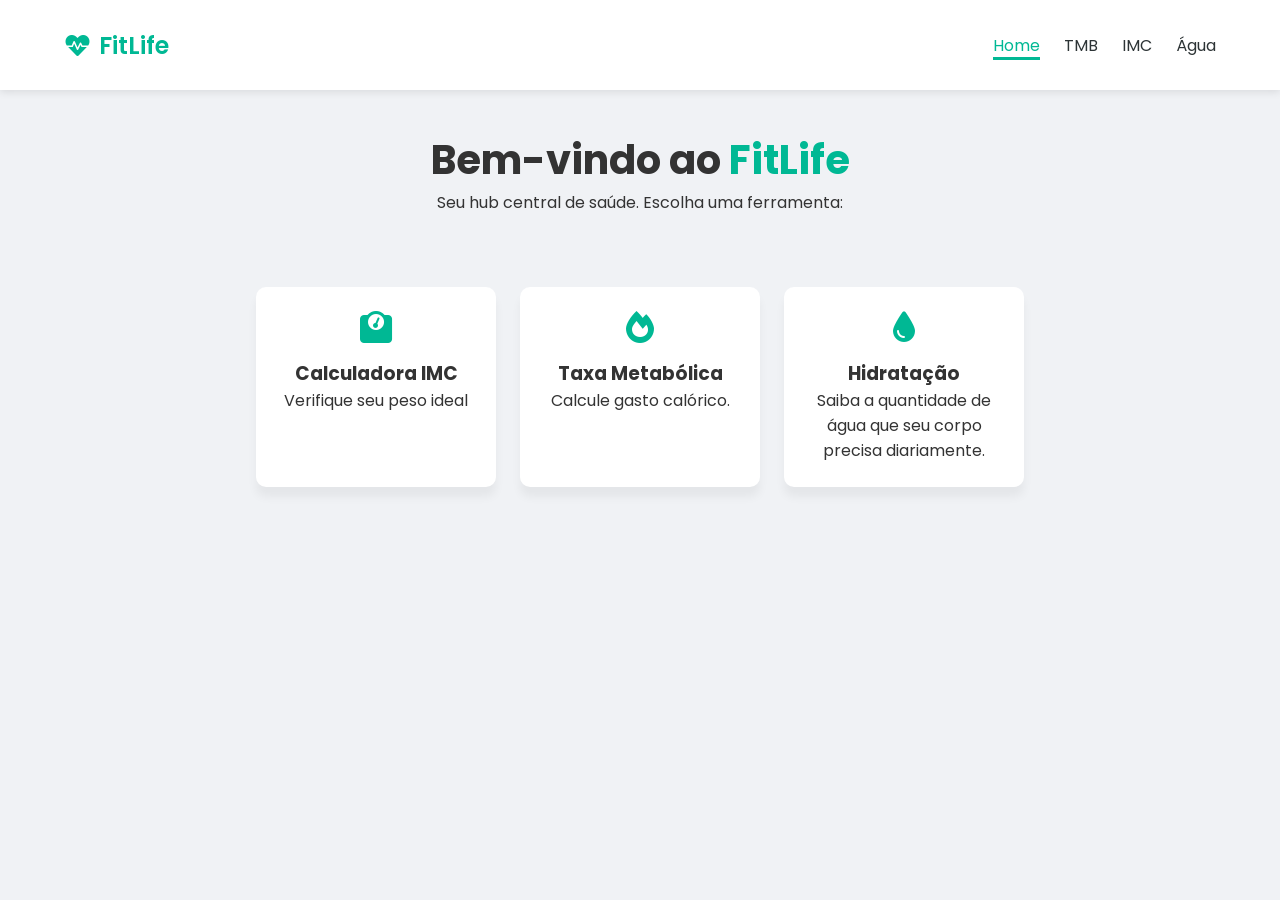
<file: index.html>
<!DOCTYPE html>
<html lang="pt-BR">

<head>
    <meta charset="UTF-8">
    <meta name="viewport" content="width=device-width, initial-scale=1.0">
    <link rel="preconnect" href="https://fonts.googleapis.com">
    <link rel="preconnect" href="https://fonts.gstatic.com" crossorigin>
    <link
        href="https://fonts.googleapis.com/css2?family=Poppins:ital,wght@0,100;0,200;0,300;0,400;0,500;0,600;0,700;0,800;0,900;1,100;1,200;1,300;1,400;1,500;1,600;1,700;1,800;1,900&display=swap"
        rel="stylesheet">
    <link rel="stylesheet" href="css/style.css">
    <link rel="stylesheet" href="https://cdnjs.cloudflare.com/ajax/libs/font-awesome/6.0.0/css/all.min.css" />

    <title>FitLife</title>
</head>

<body>
    <nav>
        <a class="logo" href="index.html">
            <i class="fas fa-heartbeat"></i>
            FitLife
        </a>

        <ul class="nav-links">
            <li><a class="nav-link" id="nav-active" href="index.html">Home</a></li>
            <li><a class="nav-link" href="pages/tmb.html">TMB</a></li>
            <li><a class="nav-link" href="pages/imc.html">IMC</a></li>
            <li><a class="nav-link" href="pages/water.html">Água</a></li>
        </ul>
    </nav>


    <header class="header-container">
        <h1>Bem-vindo ao <span>FitLife</span></h1>
        <p>Seu hub central de saúde. Escolha uma ferramenta:</p>
    </header>

    <main>
        <section class="cards-section">
            <a class="feature-card" href="pages/imc.html">
                <i class="fas fa-weight"></i>
                <h3>Calculadora IMC</h3>
                <p>Verifique seu peso ideal</p>
            </a>

            <a class="feature-card" href="pages/tmb.html">
                <i class="fas fa-fire"></i>
                <h3>Taxa Metabólica</h3>
                <p>Calcule gasto calórico.</p>
            </a>

            <a class="feature-card" href="pages/water.html">
                <i class="fas fa-tint"></i>
                <h3>Hidratação</h3>
                <p>Saiba a quantidade de água que seu corpo precisa diariamente.</p>
            </a>
        </section>

    </main>
</body>

</html>
</file>
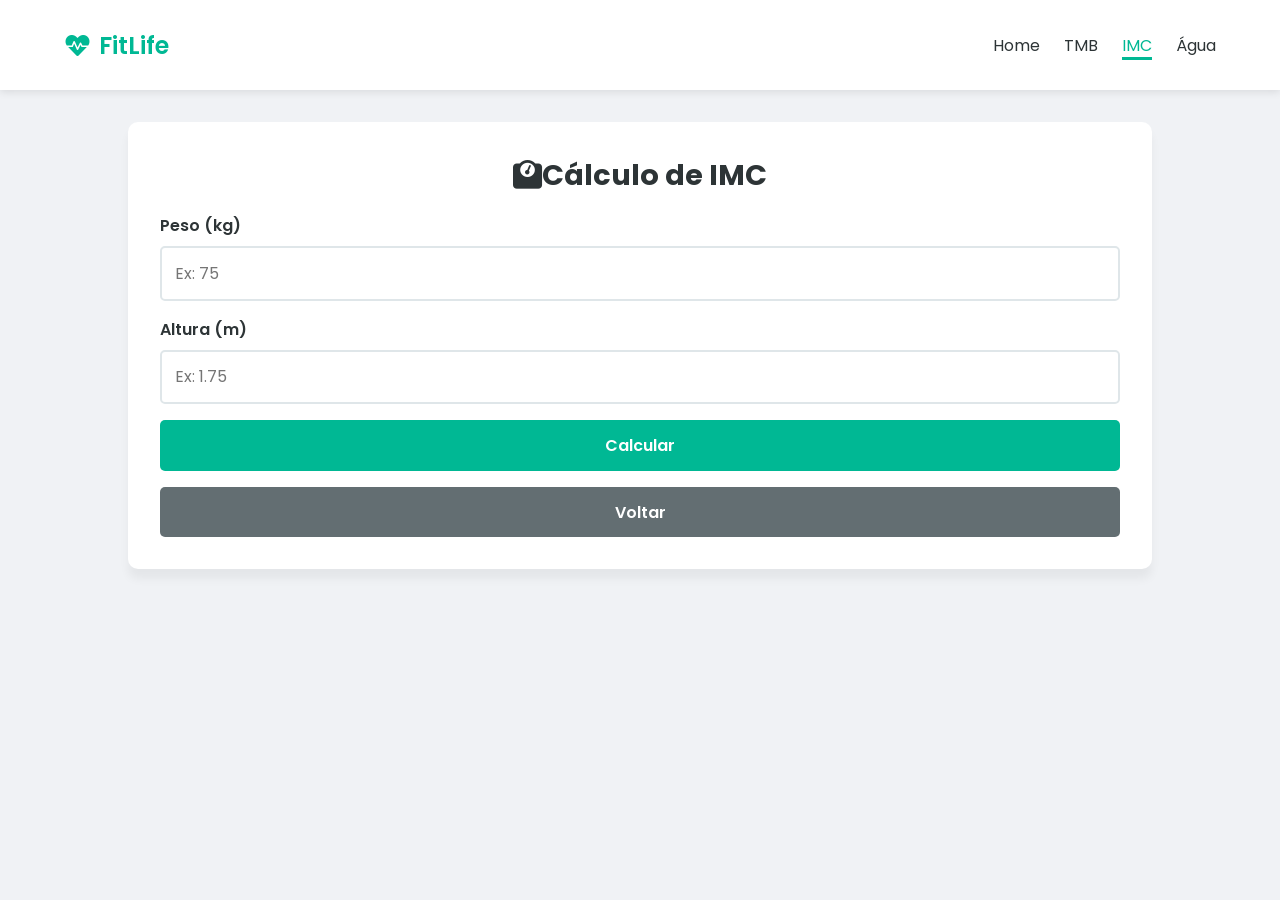
<file: pages/imc.html>
<!DOCTYPE html>
<html lang="pt-BR">

<head>
    <meta charset="UTF-8">
    <meta name="viewport" content="width=device-width, initial-scale=1.0">
    <link rel="preconnect" href="https://fonts.googleapis.com">
    <link rel="preconnect" href="https://fonts.gstatic.com" crossorigin>
    <link
        href="https://fonts.googleapis.com/css2?family=Poppins:ital,wght@0,100;0,200;0,300;0,400;0,500;0,600;0,700;0,800;0,900;1,100;1,200;1,300;1,400;1,500;1,600;1,700;1,800;1,900&display=swap"
        rel="stylesheet">
    <link rel="stylesheet" href="../css/style.css">
    <link rel="stylesheet" href="https://cdnjs.cloudflare.com/ajax/libs/font-awesome/6.0.0/css/all.min.css" />
    <title>FitLife | IMC</title>
</head>

<body>

    <nav>
        <a class="logo" href="../index.html"><i class="fas fa-heartbeat"></i>FitLife</a>

        <ul class="nav-links">
            <li><a class="nav-link" href="../index.html">Home</a></li>
            <li><a class="nav-link" href="tmb.html">TMB</a></li>
            <li><a class="nav-link" id="nav-active" href="imc.html">IMC</a></li>
            <li><a class="nav-link" href="water.html">Água</a></li>
        </ul>
    </nav>


    <main>
        <section class="tool-container">

            <div class="tool-container-title">
                <h2><i class="fas fa-weight"></i>Cálculo de IMC</h2>
            </div>

            <form>
                <div class="form-group">
                    <label for="weight">Peso (kg)</label>
                    <input type="number" id="weight" placeholder="Ex: 75" required>
                </div>

                <div class="form-group">
                    <label for="height">Altura (m)</label>
                    <input type="number" id="height" placeholder="Ex: 1.75" required step="any">
                </div>

                <button class="action-btn" type="submit" onclick="calculateIMC(event)">Calcular</button>
                <a class="action-btn btn-back" href="../index.html">Voltar</a>
            </form>

            <div id="result" class="result-box">
                <p>Seu IMC é</p>
                <h2 id="imc-value">00.0</h2>
                <p id="imc-desc">Classificação</p>
            </div>


        </section>
    </main>

    <script src="../js/imc.js"></script>
</body>

</html>
</file>
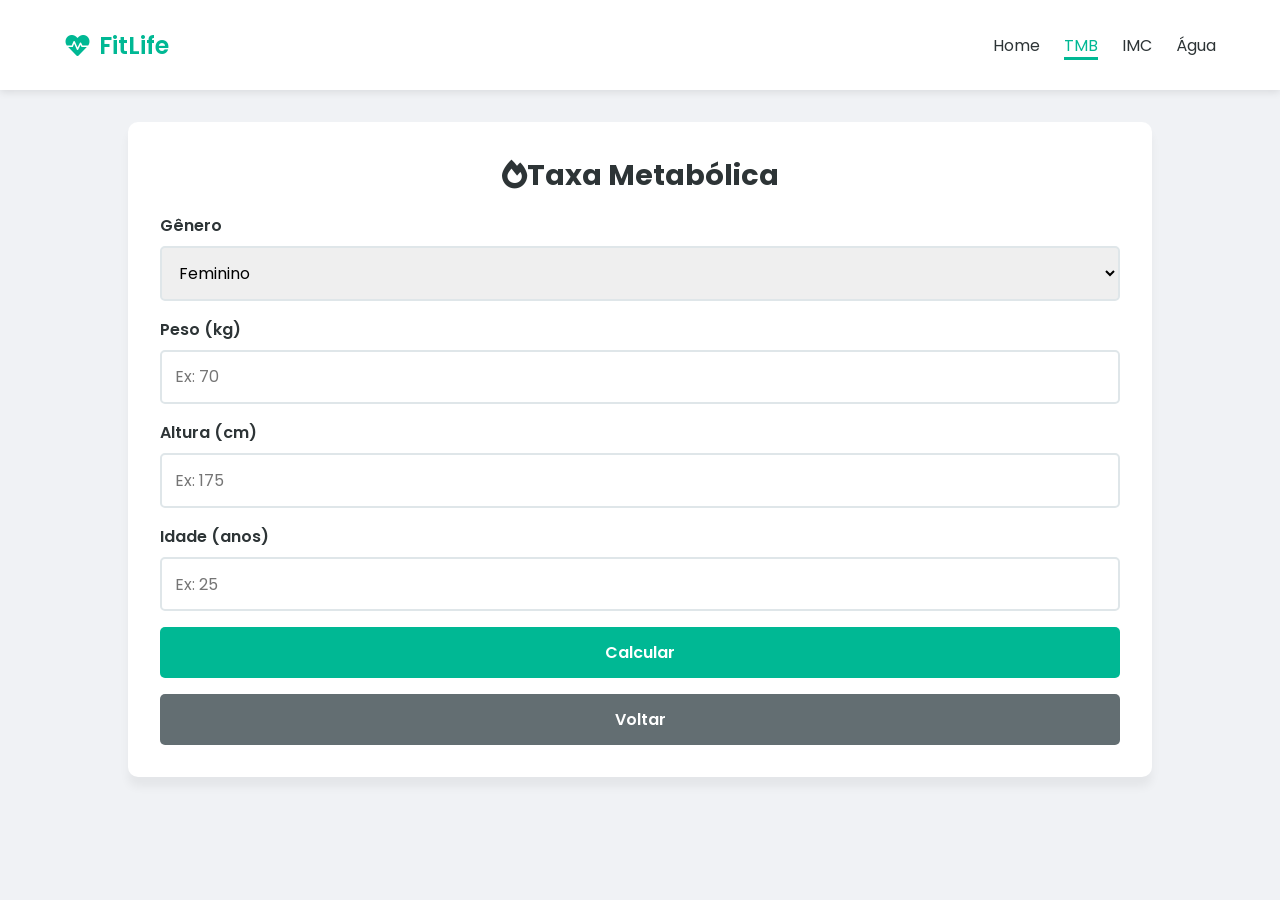
<file: pages/tmb.html>
<!DOCTYPE html>
<html lang="pt-BR">

<head>
    <meta charset="UTF-8">
    <meta name="viewport" content="width=device-width, initial-scale=1.0">
    <link rel="preconnect" href="https://fonts.googleapis.com">
    <link rel="preconnect" href="https://fonts.gstatic.com" crossorigin>
    <link rel="stylesheet" href="../css/style.css">
    <link
        href="https://fonts.googleapis.com/css2?family=Poppins:ital,wght@0,100;0,200;0,300;0,400;0,500;0,600;0,700;0,800;0,900;1,100;1,200;1,300;1,400;1,500;1,600;1,700;1,800;1,900&display=swap"
        rel="stylesheet">
    <link rel="stylesheet" href="https://cdnjs.cloudflare.com/ajax/libs/font-awesome/6.0.0/css/all.min.css" />
    <title>FitLife | TMB</title>
</head>

<body>


    <nav>
        <a href="../index.html" class="logo">
            <i class="fas fa-heartbeat"></i>
            <p>FitLife</p>
        </a>

        <ul class="nav-links">
            <li><a class="nav-link" href="../index.html">Home</a></li>
            <li><a class="nav-link" id="nav-active" href="tmb.html">TMB</a></li>
            <li><a class="nav-link" href="imc.html">IMC</a></li>
            <li><a class="nav-link" href="water.html">Água</a></li>
        </ul>
    </nav>


    <main>
        <section class="tool-container">

            <div class="tool-container-title">
                <h2><i class="fas fa-fire"></i>Taxa Metabólica</h2>
            </div>

            <form>
                <div class="form-group">
                    <label for="gender">Gênero</label>
                    <select id="gender">
                        <option value="male">Masculino</option>
                        <option value="female" selected>Feminino</option>
                    </select>
                </div>

                <div class="form-group">
                    <label for="weight">Peso (kg)</label>
                    <input type="number" id="weight" placeholder="Ex: 70" required>
                </div>

                <div class="form-group">
                    <label for="height">Altura (cm)</label>
                    <input type="number" id="height" placeholder="Ex: 175" required>
                </div>

                <div class="form-group">
                    <label for="age">Idade (anos)</label>
                    <input type="number" id="age" placeholder="Ex: 25" required>
                </div>

                <button class="action-btn" type="submit" onclick="calculateTMB(event)">Calcular</button>
                <a class="action-btn btn-back" href="../index.html">Voltar</a>

            </form>

            <div id="result-box" class="result-box">
                <p>Gasto calórico basal:</p>
                <h2 id="tmb-value">0000</h2>
                <p>Kcal/dia</p>
            </div>

        </section>
    </main>
    <script src="../js/tmb.js"></script>
</body>

</html>
</file>
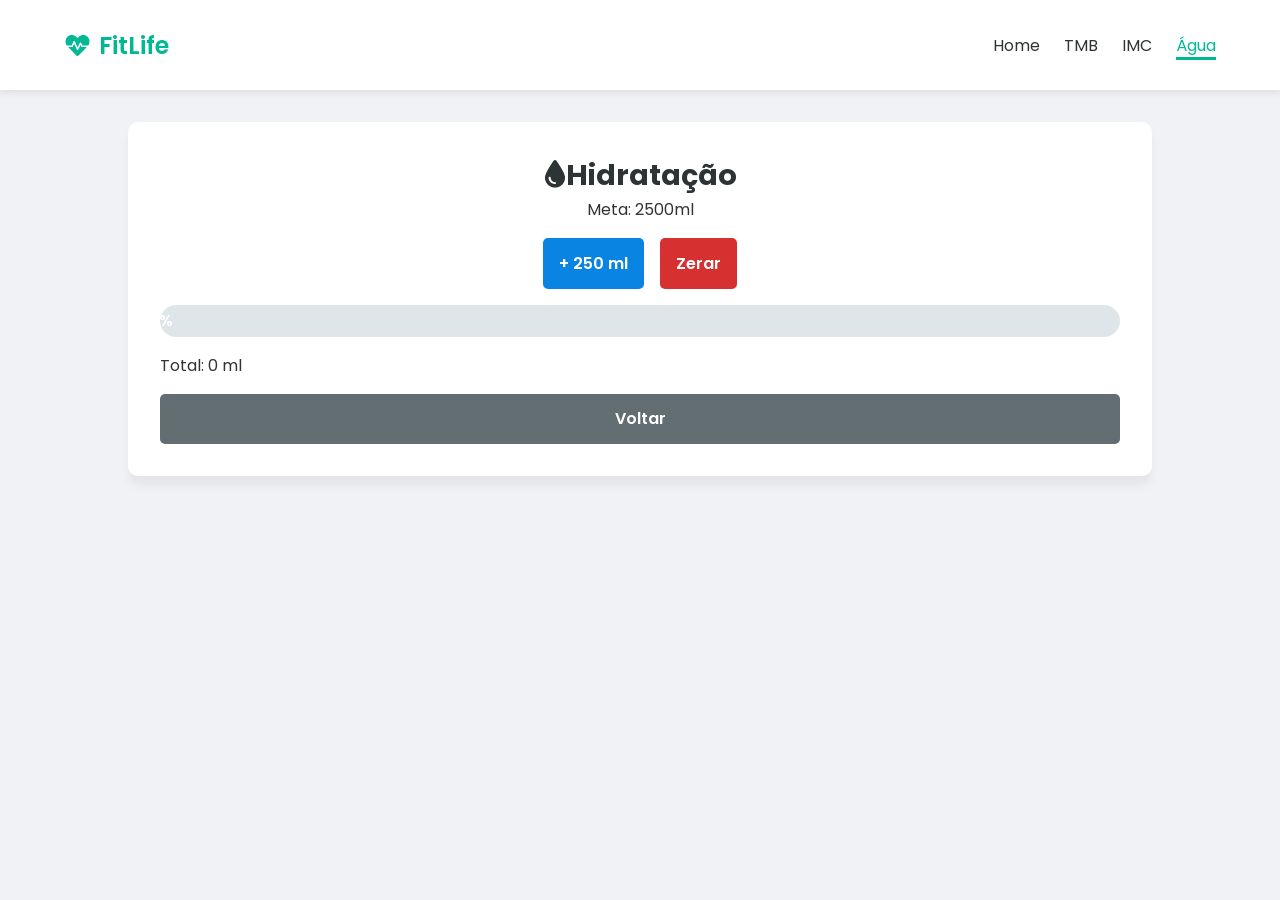
<file: pages/water.html>
<!DOCTYPE html>
<html lang="en">

<head>
    <meta charset="UTF-8">
    <meta name="viewport" content="width=device-width, initial-scale=1.0">
    <link rel="preconnect" href="https://fonts.googleapis.com">
    <link rel="preconnect" href="https://fonts.gstatic.com" crossorigin>
    <link rel="stylesheet" href="../css/style.css">
    <link rel="stylesheet" href="../css/water.css">
    <link
        href="https://fonts.googleapis.com/css2?family=Poppins:ital,wght@0,100;0,200;0,300;0,400;0,500;0,600;0,700;0,800;0,900;1,100;1,200;1,300;1,400;1,500;1,600;1,700;1,800;1,900&display=swap"
        rel="stylesheet">
    <link rel="stylesheet" href="https://cdnjs.cloudflare.com/ajax/libs/font-awesome/6.0.0/css/all.min.css" />
    <title>FitLife | Água</title>
</head>

<body>

    <nav>
        <a href="../index.html" class="logo">
            <i class="fas fa-heartbeat"></i>
            <p>FitLife</p>
        </a>

        <ul class="nav-links">
            <li><a href="../index.html" class="nav-link">Home</a></li>
            <li><a href="tmb.html" class="nav-link">TMB</a></li>
            <li><a href="imc.html" class="nav-link">IMC</a></li>
            <li><a href="water.html" id="nav-active" class="nav-link">Água</a></li>
        </ul>
    </nav>

    <main>
        <section class="tool-container">

            <div class="tool-container-title">
                <h2><i class="fas fa-tint"></i>Hidratação</h2>
                <p>Meta: 2500ml</p>
            </div>

            <div class="water-controls">
                <button class="action-btn btn-water-add" type="button" onclick="addWater(250)">+ 250 ml</button>
                <button class="action-btn btn-water-reset" type="button" onclick="resetWater()">Zerar</button>
            </div>

            <div class="progress-container">
                <div id="water-bar" class="progress-bar">0%</div>
            </div>

            <p>Total: <span id="water-total">0</span> ml</p>

            <a class="action-btn btn-back" href="../index.html">Voltar</a>
        </section>
    </main>

    <script src="../js/water.js"></script>
</body>

</html>
</file>
<file: css/style.css>
:root {
  --primary-color: #00b894;
  --primary-dark: #019477;
  --secondary-color: #2d3436;
  --background-color: #f0f2f5;
  --card-color: #ffffff;
  --text-color: #333333;
  --muted-color: #636e72;
  --danger-color: #d63031;
  --water-color: #0984e3;
  --border-color: #dfe6e9;

  --result-box: #e8f8f5;

  --shadow-md: 0 10px 10px rgba(0, 0, 0, 0.05);
}

* {
    margin: 0;
    padding: 0;
    box-sizing: border-box;
}

body {
    font-family: "Poppins";
    background-color: var(--background-color);
    color: var(--text-color)
}

nav {
    display: flex;
    justify-content: space-between;
    align-items: center;

    background-color: var(--card-color);
    padding: 0 5%;
    height: 10vh;
    box-shadow: 0 2px 8px rgba(0, 0, 0, 0.1);
}

.logo {
    /* flexbox */
    display: flex;
    align-items: center;

    gap: 0.5rem;

    font-size:1.5rem;
    color: var(--primary-color);
    text-decoration: none;
    font-weight: 600;
}

.nav-links {
    display:flex;
    list-style: none;
    gap: 1.5rem;
}

.nav-link {
    text-decoration: none;
    color: var(--secondary-color);
    font-size: 1rem;
}

.nav-link:hover {
    color: var(--primary-color)
}

#nav-active {
    border-bottom: 3px var(--primary-color) solid;
    color: var(--primary-color)
}

.header-container {
    text-align: center;
    padding: 2.5rem 0;
}

.header-container h1 {
    font-size: 2.5rem;
}

.header-container span {
    color: var(--primary-color)
}

main {
    width: 80%;
    margin: 0 auto;
    
    padding: 2rem 0;
}

.cards-section {
    text-align: center;
    
    display: flex;
    justify-content: center;
    flex-wrap: wrap;
    gap: 1.5rem;
}

.feature-card {
    background-color: var(--card-color);
    color: var(--text-color);
    padding: 1.5rem;
    border-radius: 10px;
    text-align: center;
    text-decoration: none;
    box-shadow: var(--shadow-md);
    width: 15rem;
}

.feature-card:hover {
    border: 2px solid var(--primary-color)
}

.feature-card i {
    font-size: 2rem;
    color: var(--primary-color);
    margin-bottom: 1rem;
}

.tool-container {
    display: flex;
    flex-direction: column;
    gap:1rem;

    width: 100%;
    padding: 2rem;

    background-color: var(--card-color);
    border-radius: 10px;
    box-shadow: var(--shadow-md);
}

.tool-container-title {
    text-align: center;
}

.tool-container-title h2 {
    color: var(--secondary-color);
    font-size: 1.8rem;
}

.tool-container form {
    display: flex;
    flex-direction: column;
    gap: 1rem;
}

.form-group {
    display: flex;
    flex-direction: column;
    gap: 0.5rem;
}

.form-group label {
    font-weight: 600;
    color: var(--secondary-color);
}

.form-group select,
.form-group input {
    padding: 0.8rem;
    border: 2px solid var(--border-color);
    border-radius: 5px;
    font-size: 1rem;
    font-family: inherit;
}

.form-group input:focus,
.form-group select:focus {
    outline: none;
    border-color: var(--primary-color);
}

.action-btn {
    padding: 0.8rem 1rem;
    background-color: var(--primary-color);
    color: var(--card-color);
    border: none;
    border-radius: 5px;
    font-size: 1rem;
    font-weight: 600;
    font-family: inherit;
    cursor: pointer;
    text-decoration: none;
    text-align: center;
    transition: 0.3s;
}

.action-btn:hover {
    background-color: var(--primary-dark);
}

.btn-back {
    background-color: var(--muted-color);
}

.btn-back:hover {
    background-color: var(--secondary-color);
}

.result-box {
    display: none;
    background-color: var(--result-box);
    padding: 1.25rem;
    border-radius: 10px;
    text-align: center;
}

.show {
    display: block;
}

@media (max-width: 480px) {
    nav {
        flex-direction: column;
        justify-content: center;
        height: 12vh;
    }
}
</file>
<file: css/water.css>
.water-controls {
    display: flex;
    justify-content: center;
    align-items:center;

    flex-wrap: wrap;
    gap: 1rem;
}

.btn-water-add {
    background-color: var(--water-color)
}

.btn-water-add:hover {
    background-color: #076ebc;
}

.btn-water-reset {
    background-color: var(--danger-color)
}

.btn-water-reset:hover {
    background-color: #b71c1c;
}

.progress-container {
    width: 100%;
    height: 2rem;
    background-color: var(--border-color);
    border-radius: 2rem;
}

.progress-bar { 
    display: flex;
    justify-content: center;
    align-items: center;

    width: 0%;
    height: 100%;
    background-color: var(--water-color);
    color: var(--card-color);
    font-weight: 600;
}
</file>
